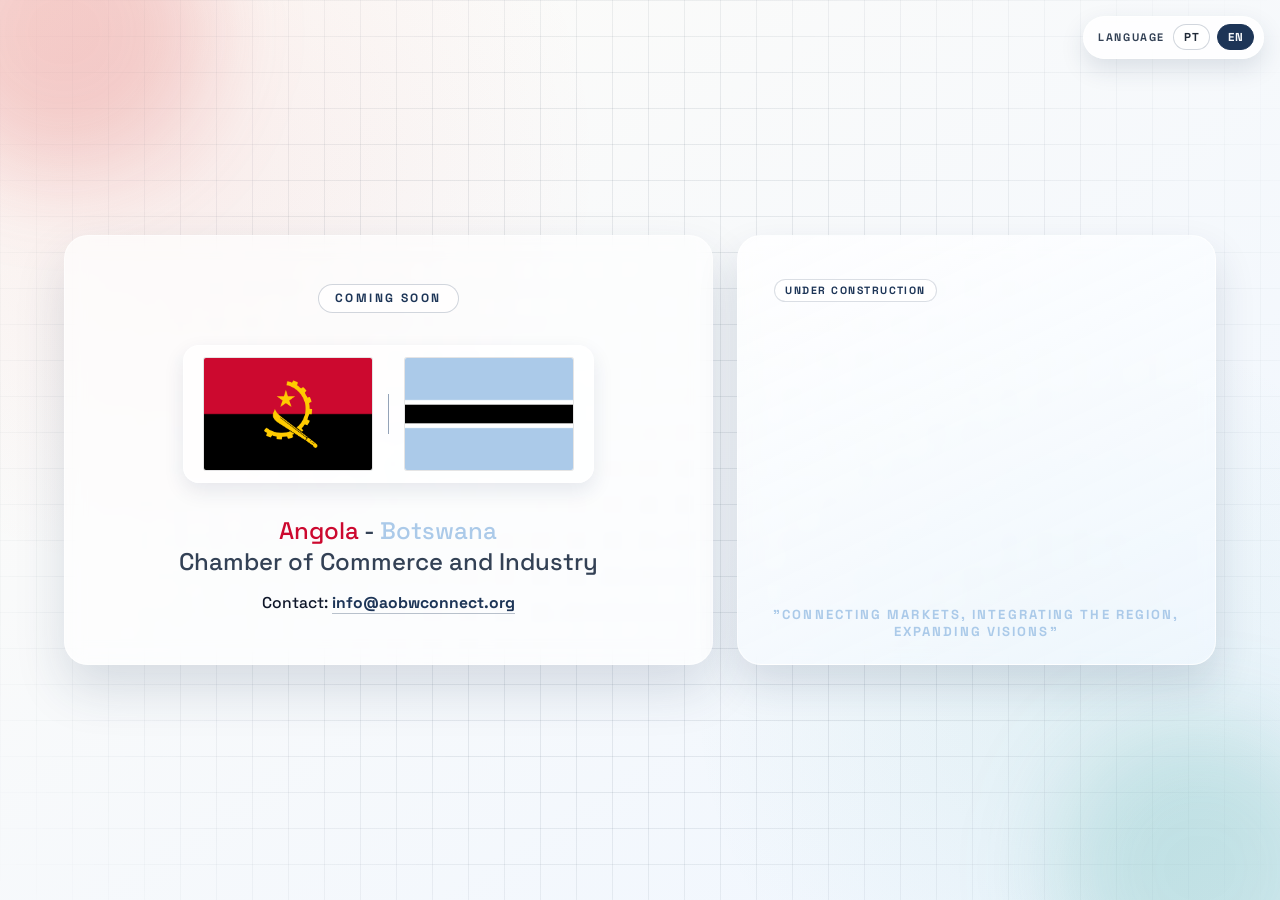
<file: index.html>
<!doctype html>
<html lang="pt">
  <head>
    <meta charset="UTF-8" />
    <meta name="viewport" content="width=device-width, initial-scale=1.0" />
    <link rel="stylesheet" href="./style.css" />
    <title t-id="app-title"></title>
  </head>
  <body>
    <main class="page">
      <div class="lang-switch fade-up" role="group">
        <span class="lang-label" t-id="language"></span>
        <button type="button" class="lang-btn" data-lang="pt" aria-pressed="false">PT</button>
        <button type="button" class="lang-btn" data-lang="en" aria-pressed="false">EN</button>
      </div>

      <div class="orb orb-left" aria-hidden="true"></div>
      <div class="orb orb-right" aria-hidden="true"></div>
      <div class="pattern-layer" aria-hidden="true"></div>

      <section class="content-wrap">
        <div class="layout-grid">
          <div class="hero-card fade-up">
            <p class="badge fade-up delay-1" t-id="coming-soon"></p>
            <div class="flags-box fade-up delay-2">
              <img src="./assets/angola-flag.png" class="flag"  />
              <span class="divider" aria-hidden="true"></span>
              <img src="./assets/botswana-flag.png" class="flag" />
            </div>

            <div class="org-copy fade-up delay-2">
            
              <p class="org-en">
            <span class="angola">Angola</span> - <span class="botswana">Botswana</span>
                   <br />
              <span t-id="cci"></span></p>
              <p class="contact-info">
                <span t-id="contact"></span>
                <a class="contact-link" href="mailto:info@aobwconnect.org">info@aobwconnect.org</a>
              </p>
            </div>
          </div>

          <aside class="construction-card fade-up delay-2">
            <div class="video-shell">
              <video
                src="./assets/construction.mp4"
                autoplay
                muted
                loop
                playsinline
                class="construction-video"
              ></video>
              <div class="video-vignette" aria-hidden="true"></div>
              <span class="video-chip" t-id="in-construction"></span>
            </div>

          <p class="card-title" t-id="tagline"></p>
          </aside>
        </div>
      </section>
    </main>
    <script type="module" src="script.js"></script>
  </body>
</html>
</file>
<file: style.css>
@import url('https://fonts.googleapis.com/css2?family=Playfair+Display:wght@600;700&family=Space+Grotesk:wght@400;500;700&display=swap');

:root {
  color-scheme: light;
  --bg-a: #fefcf8;
  --bg-b: #eff6ff;
  --ink: #111827;
}

* {
  box-sizing: border-box;
}

html,
body {
  min-height: 100%;
}

body {
  margin: 0;
  font-family: 'Space Grotesk', 'Segoe UI', sans-serif;
  color: var(--ink);
  background:
    radial-gradient(circle at 14% 18%, #d6282810 0, transparent 32%),
    radial-gradient(circle at 84% 78%, #2a9d8f14 0, transparent 30%),
    linear-gradient(145deg, var(--bg-a), var(--bg-b));
}

.page {
  position: relative;
  min-height: 100vh;
  overflow: hidden;
  padding: 2.5rem 1.5rem;
}

.lang-switch {
  position: absolute;
  top: 1rem;
  right: 1rem;
  z-index: 3;
  display: flex;
  align-items: center;
  gap: 0.45rem;
  padding: 0.45rem 0.55rem;
  border-radius: 999px;
  border: 1px solid rgba(255, 255, 255, 0.72);
  background: rgba(255, 255, 255, 0.82);
  box-shadow: 0 10px 24px rgba(29, 53, 87, 0.13);
  backdrop-filter: blur(8px);
}

.lang-label {
  margin: 0 0.1rem 0 0.35rem;
  font-size: 0.68rem;
  font-weight: 700;
  letter-spacing: 0.14em;
  text-transform: uppercase;
  color: #334155;
}

.lang-btn {
  border: 1px solid rgba(29, 53, 87, 0.2);
  background: rgba(255, 255, 255, 0.85);
  color: #1f2937;
  border-radius: 999px;
  min-width: 2.3rem;
  padding: 0.32rem 0.6rem;
  font-family: inherit;
  font-size: 0.72rem;
  font-weight: 700;
  letter-spacing: 0.05em;
  cursor: pointer;
  transition: all 0.2s ease;
}

.lang-btn:hover {
  background: #f8fafc;
}

.lang-btn.active {
  background: #1d3557;
  color: #f8fafc;
  border-color: #1d3557;
}

.content-wrap {
  max-width: 72rem;
  margin: 0 auto;
  min-height: calc(100vh - 5rem);
  display: flex;
  align-items: center;
  justify-content: center;
}

.layout-grid {
  width: 100%;
  display: grid;
  gap: 1.5rem;
  grid-template-columns: 1.15fr 0.85fr;
}

.hero-card {
  width: 100%;
  border-radius: 1.5rem;
  border: 1px solid rgba(255, 255, 255, 0.5);
  background: rgba(255, 255, 255, 0.65);
  padding: 3rem;
  text-align: center;
  box-shadow: 0 24px 50px rgba(29, 53, 87, 0.15);
  backdrop-filter: blur(10px);
}

.badge {
  display: inline-block;
  margin: 0;
  border-radius: 999px;
  border: 1px solid rgba(29, 53, 87, 0.2);
  background: rgba(255, 255, 255, 0.7);
  padding: 0.35rem 1rem;
  font-size: 0.75rem;
  font-weight: 700;
  letter-spacing: 0.2em;
  text-transform: uppercase;
  color: #1d3557;
}

.app-title {
  margin: 1.5rem 0 0;
  font-family: 'Playfair Display', Georgia, serif;
  font-weight: 700;
  font-size: clamp(2rem, 4.5vw, 3.75rem);
  line-height: 1.1;
}

.subtitle {
  margin: 1rem 0 0;
  font-size: clamp(1.1rem, 2.1vw, 1.5rem);
  color: #374151;
}

.flags-box {
  margin: 2rem auto 0;
  width: fit-content;
  display: flex;
  align-items: center;
  justify-content: center;
  gap: 1rem;
  border-radius: 1rem;
  border: 1px solid rgba(255, 255, 255, 0.7);
  background: rgba(255, 255, 255, 0.7);
  padding: 0.75rem 1.25rem;
  box-shadow: 0 8px 20px rgba(29, 53, 87, 0.1);
}

.flag {
  width: auto;
  height: 7rem;
  border-radius: 0.12rem;
  box-shadow: 0 0 0 1px rgba(0, 0, 0, 0.1);
}

.divider {
  width: 1px;
  height: 2.5rem;
  background: #94a3b8;
}

.org-copy {
  margin-top: 2rem;
}

.org-pt {
  margin: 0;
  font-size: clamp(1.2rem, 2.6vw, 1.9rem);
  font-weight: 700;
  color: #0f172a;
}

.org-en {
  margin: 0.6rem 0 0;
  font-size: clamp(1rem, 2.2vw, 1.5rem);
  font-weight: 500;
  color: #334155;
}

.contact-info {
  margin: 1rem 0 0;
  font-size: 0.98rem;
  font-weight: 500;
  color: #0f172a;
}

.contact-link {
  color: #1d3557;
  font-weight: 700;
  text-decoration: none;
  border-bottom: 1px solid rgba(29, 53, 87, 0.3);
}

.contact-link:hover {
  color: #0b5cab;
  border-bottom-color: rgba(11, 92, 171, 0.45);
}

.construction-card {
  display: flex;
  flex-direction: column;
  justify-content: center;
  align-items: center;
  border: 1px solid rgba(255, 255, 255, 0.65);
  border-radius: 1.5rem;
  background: linear-gradient(155deg, rgba(255, 255, 255, 0.85), rgba(241, 248, 255, 0.75));
  padding: 1.5rem;
  box-shadow: 0 20px 40px rgba(29, 53, 87, 0.14);
  backdrop-filter: blur(8px);
}

.video-shell {
  position: relative;
  width: 100%;
  margin-top: 0.4rem;
  border-radius: 1rem;
  overflow: hidden;
}

.construction-video {
  display: block;
  width: 100%;
  height: 320px;
  object-fit: cover;
  filter: saturate(1.04) contrast(1.06) brightness(0.9);
  transform: scale(1.02);
}

.video-vignette {
  position: absolute;
  inset: 0;
  pointer-events: none;
}

.video-chip {
  position: absolute;
  left: 0.8rem;
  top: 0.8rem;
  display: inline-block;
  border-radius: 999px;
  padding: 0.24rem 0.62rem;
  background: rgba(255, 255, 255, 0.88);
  border: 1px solid rgba(29, 53, 87, 0.16);
  font-size: 0.66rem;
  font-weight: 700;
  letter-spacing: 0.14em;
  text-transform: uppercase;
  color: #1d3557;
}

.card-title {
  margin: 1.25rem 0 0;
  text-align: center;
  font-size: 0.82rem;
  font-weight: 700;
  letter-spacing: 0.16em;
  text-transform: uppercase;
  color: #1d3557;
  transition: color 0.2s ease;
}

body.lang-pt .card-title {
  color: #cc092f;
}

body.lang-en .card-title {
  color: #abcae9;
}

.card-subtitle {
  margin: 0.5rem 0 0;
  font-size: 0.9rem;
  color: #475569;
}

.angola {

  color: #cc092f;

}
.botswana {
  color: #abcae9;

}
.pattern-layer {
  position: absolute;
  inset: 0;
  pointer-events: none;
  background-image:
    linear-gradient(to right, rgba(9, 30, 52, 0.08) 1px, transparent 1px),
    linear-gradient(to bottom, rgba(9, 30, 52, 0.08) 1px, transparent 1px);
  background-size: 36px 36px;
  mask-image: radial-gradient(circle at center, black 45%, transparent 100%);
}

.orb {
  position: absolute;
  width: 18rem;
  height: 18rem;
  border-radius: 50%;
  filter: blur(48px);
  animation: orbFloat 8s ease-in-out infinite;
}

.orb-left {
  top: -7rem;
  left: -5rem;
  background: rgba(214, 40, 40, 0.2);
}

.orb-right {
  bottom: -7rem;
  right: -4rem;
  background: rgba(42, 157, 143, 0.2);
  animation-delay: 1.2s;
}

.fade-up {
  animation: riseIn 0.7s ease-out both;
}

.delay-1 {
  animation-delay: 0.15s;
}

.delay-2 {
  animation-delay: 0.3s;
}

@keyframes riseIn {
  from {
    opacity: 0;
    transform: translateY(16px);
  }

  to {
    opacity: 1;
    transform: translateY(0);
  }
}

@keyframes orbFloat {
  0%,
  100% {
    transform: translateY(0) scale(1);
  }

  50% {
    transform: translateY(-10px) scale(1.03);
  }
}

@media (max-width: 1024px) {
  .layout-grid {
    grid-template-columns: 1fr;
  }

  .construction-video {
    height: 250px;
  }
}

@media (max-width: 768px) {
  .page {
    padding: 1.2rem 1rem;
  }

  .lang-switch {
    position: static;
    margin: 0 auto 0.9rem;
    width: fit-content;
  }

  .content-wrap {
    min-height: auto;
  }

  .hero-card {
    padding: 2rem 1.2rem;
  }

  .flag {
    height: 4rem;
  }

  .divider {
    height: 2rem;
  }
}
</file>
